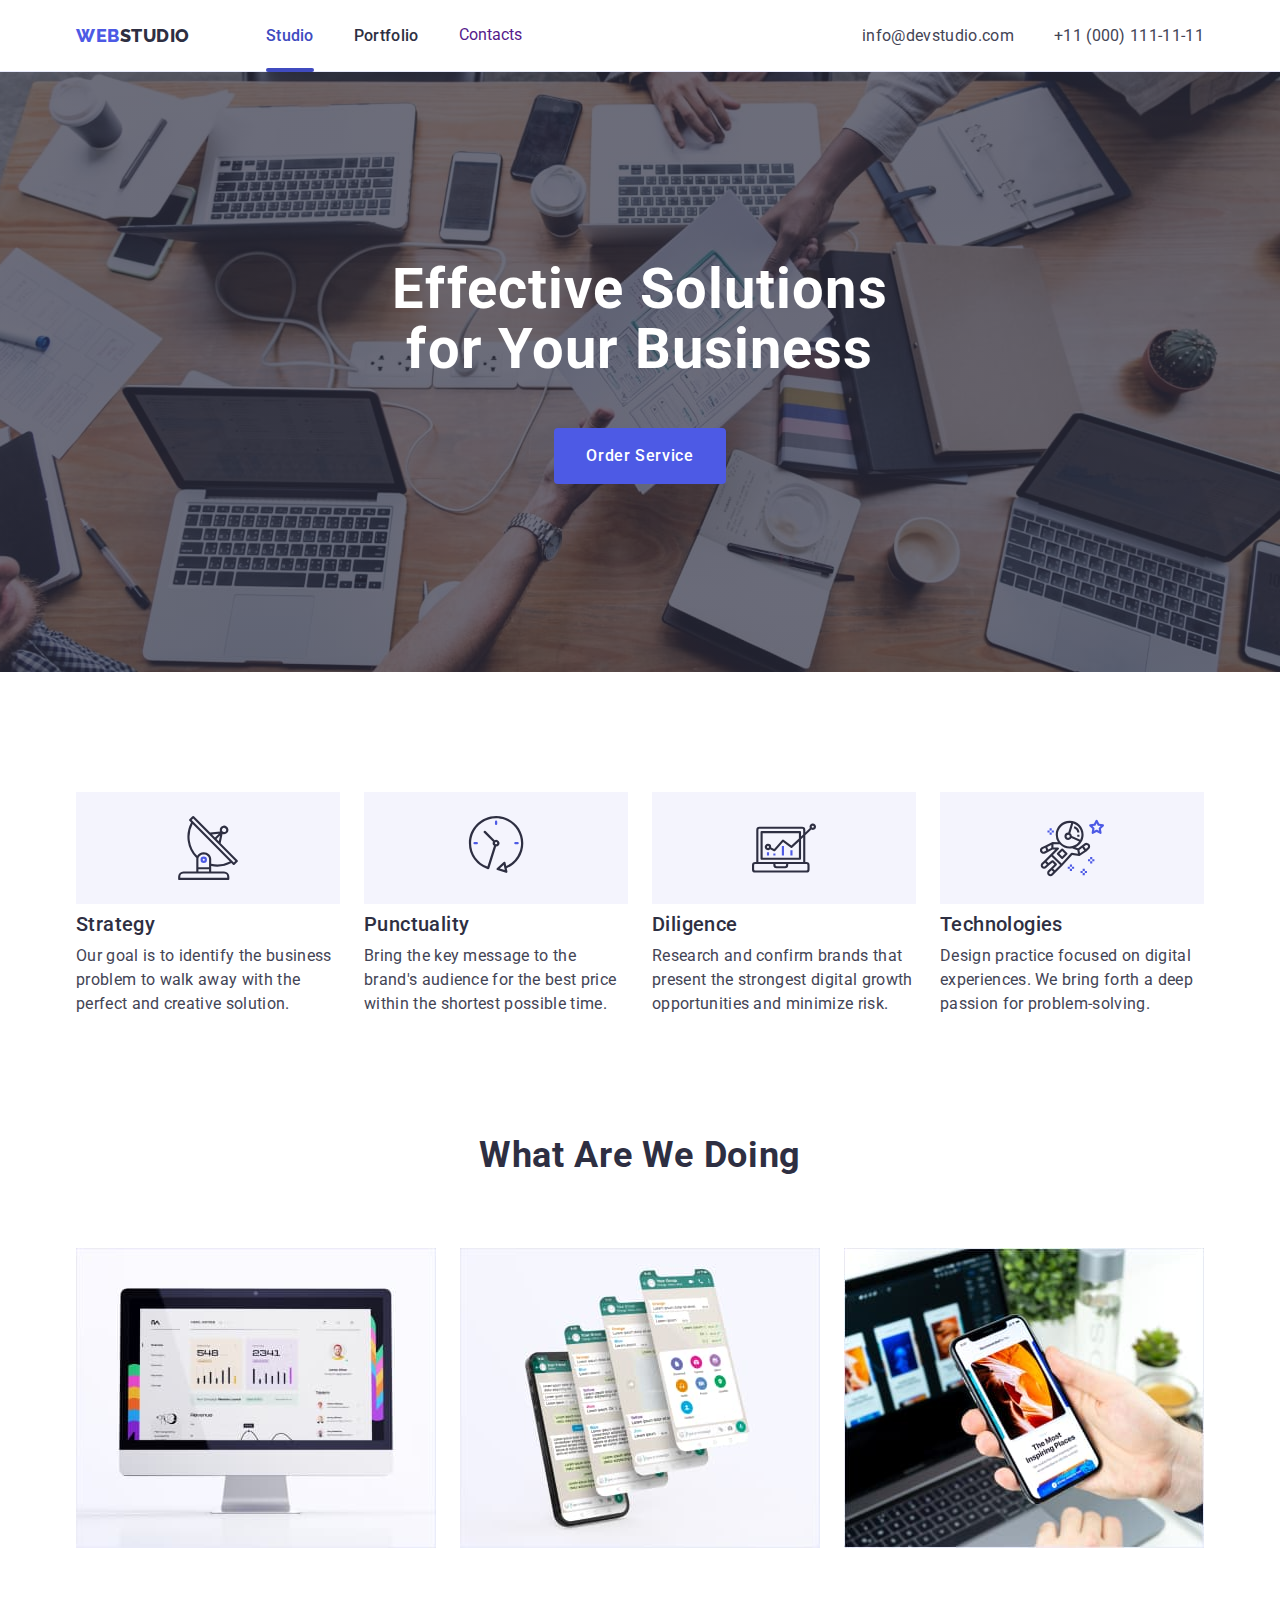
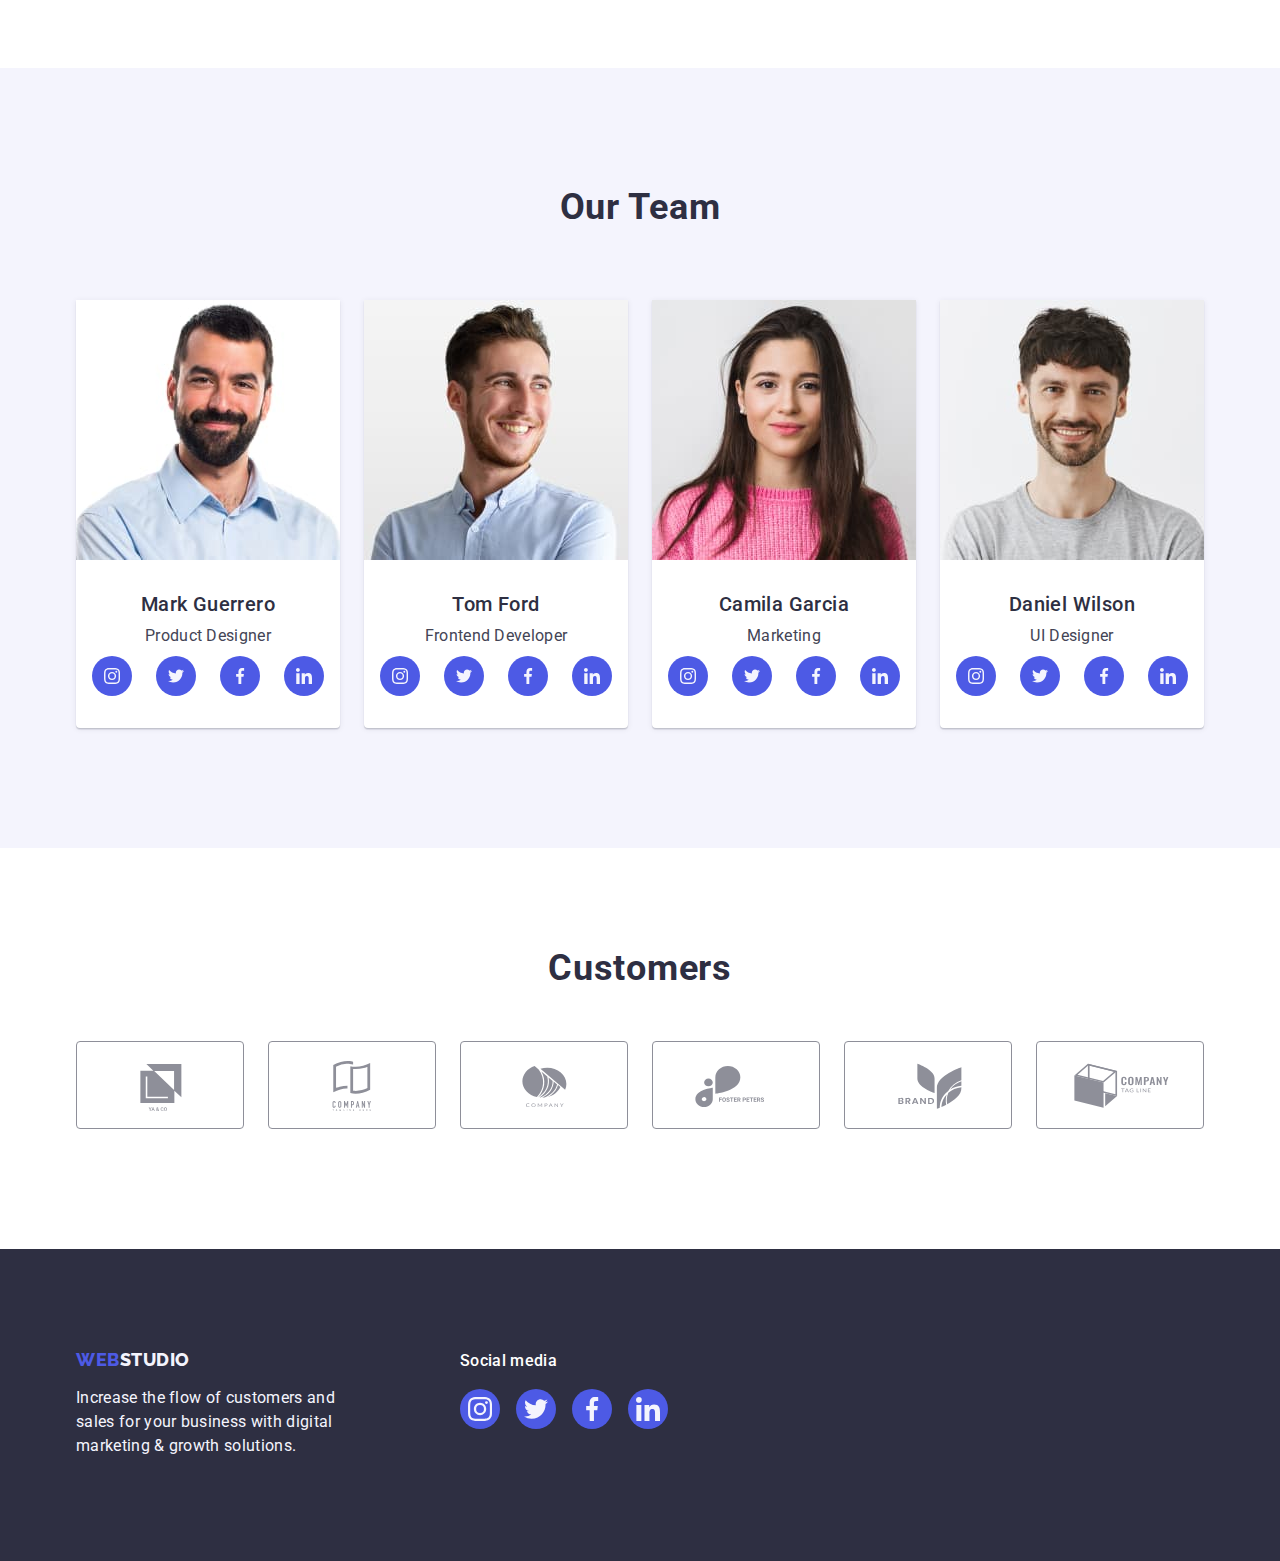
<file: index.html>
<!DOCTYPE html>
<html lang="en">

<head>
  <meta charset="UTF-8">
  <meta http-equiv="X-UA-Compatible" content="IE=edge">
  <meta name="viewport" content="width=device-width, initial-scale=1.0">
  <title>WebStudio</title>
  <link rel="preconnect" href="https://fonts.googleapis.com">
  <link rel="preconnect" href="https://fonts.gstatic.com" crossorigin>
  <link href="https://fonts.googleapis.com/css2?family=Raleway:wght@800&family=Roboto:wght@400;500;700;900&display=swap"
    rel="stylesheet">
  <link rel="stylesheet" href="https://cdn.jsdelivr.net/npm/modern-normalize@1.1.0/modern-normalize.css">
  <link rel="stylesheet" href="./css/styles.css">
</head>

<body>
  <header class="header-class">
    <div class="container header-div">
      <nav class="naw-header-index">
        <a href="./index.html" class="logo link logo-header">Web<span class="class-spanhead">Studio</span></a>
        <ul class="list ul-header-index">
          <li>
            <a href="./index.html" class="link current index-link">Studio</a>
          </li>
          <li>
            <a href="./portfolio.html" class="link index-link">Portfolio</a>
          </li>
          <li>
            <a href="" class="link">Contacts</a>
          </li>
        </ul>
      </nav>
      <address class="addres_header">
        <ul class="list ul-adress-header">
          <li>
            <a href="mailto:info@devstudio.com" class="link mail">info@devstudio.com</a>
          </li>
          <li>
            <a href="tel:+110001111111" class="link mail">+11 (000) 111-11-11</a>
          </li>
        </ul>
      </address>
    </div>
  </header>
  <main>
    <!--SECTION 1-->
    <section class="sectionindex">
      <div class="container div-section-one">
        <h1 class="hhindex h-one-section">Effective Solutions
          for Your Business</h1>
        <button data-modal-open type="button" class="buttonorder">Order Service</button>
        <!---------модалка  серый фон------------->
        <div class="div-modal-index-style is-hidden" data-modal>
          <!--белый фон-->
          <div class="div-modalbg-index">
            <!--кнопка-->
            <button class="div-border" data-modal-close><svg class="svg-style  backdrop">
                <use class="use-close-style" href="./images/close-modal/kszyz.svg#icon-Vector"></use>
              </svg>
            </button>
          </div>
        </div>
      </div>
    </section>
    <!--SECTION 2-->
    <section class="sectiontwoindex">
      <!--section 2-->
      <div class=" container div-section-two">
        <h2 class="hsection">Advantage</h2>
        <ul class="list list-section-two">
          <!---li-1-->
          <li class="li-one">
            <div class="div-li-one-svg">
              <svg width="64" Height="64" class="svg-antena">
                <use class="use-index-antena" href=" ./images/index-icons/symbol-defs.svg#icon-antenna"></use>
              </svg>
            </div>
            <h3 class="sectiontwoh h-li-one">Strategy</h3>
            <p class="sectiontwo-p p-our-goal">Our goal is to identify the business problem to walk away with the
              perfect and
              creative solution.</p>
          </li>
          <!---li-2-->
          <li>
            <div class="div-li-one-svg">
              <svg width="64" Height="64" class="svg-antena">
                <use href="./images/index-icons/symbol-defs.svg#icon-clock"></use>
              </svg>
            </div>
            <h3 class="sectiontwoh h-li-two">Punctuality</h3>
            <p class="sectiontwo-p p-bring-the">Bring the key message to the brand's audience for the best price within
              the shortest
              possible time.</p>
          </li>
          <!---li-3-->
          <li>
            <div class="div-li-one-svg">
              <svg width="64" Height="64" class="svg-antena">
                <use href="./images/index-icons/symbol-defs.svg#icon-diagram"></use>
              </svg>
            </div>
            <h3 class="sectiontwoh h-three-li">Diligence</h3>
            <p class="sectiontwo-p p-li-three">Research and confirm brands that present the strongest digital growth
              opportunities
              and minimize risk.</p>
          </li>
          <!---li-4-->
          <li>
            <div class="div-li-one-svg">
              <svg width="64" Height="64" class="svg-antena">
                <use href="./images/index-icons/symbol-defs.svg#icon-astronaut"></use>
              </svg>
            </div>
            <h3 class="sectiontwoh h-li-three">Technologies</h3>
            <p class="sectiontwo-p p-design">Design practice focused on digital experiences. We bring forth a deep
              passion for
              problem-solving.</p>
          </li>
        </ul>
      </div>
    </section>
    <!--SECTION 3-->
    <section class="sectionthreeindex">
      <!--section 3-->
      <div class="container">
        <h2 class="section-threeh h-section-three">What are we doing</h2>
        <ul class="list ul-section-three">
          <li>
            <img src="./images/section2/img-1.jpg" alt="computer" width="360" />
          </li>
          <li>
            <img src="./images/section2/img-2.jpg" alt="smartphone" width="360" />
          </li>
          <li>
            <img src="./images/section2/img-3.jpg" alt="smartphone" width="360" />
          </li>
        </ul>
      </div>
    </section>
    <!--SECTION 4-->
    <section class="sectionfourindex">
      <!--4-->
      <div class="container div-four-section">
        <h2 class="section-four h-ourteam">Our Team</h2>
        <ul class="list ul-section-four">
          <li class="sectionfour-li ">
            <img src="./images/section3/mark-guererro.jpg" alt="human" width="264" height="260" />
            <div class="div-four-section-index">
              <h3 class="sectionthree-h h-three-li-one">Mark Guerrero</h3>
              <p class="sectiontwo-p p-section-four">Product Designer</p>
              <!---SVG--SPISOK----------------------------->
              <!--<div class="mark-div-svg">-->
              <ul class="social-svg-icons list">
                <li class="social-svg-li">
                  <a href="" class="a-social-svg">
                    <svg height="16" width="16">
                      <use href="./images/index-icons/social-icons-index.svg#icon-instagram"></use>
                    </svg>
                  </a>
                </li>
                <li class="social-svg-li">
                  <a href="" class="a-social-svg">
                    <svg height="16" width="16">
                      <use href="./images/index-icons/social-icons-index.svg#icon-twitter"></use>
                    </svg>
                  </a>
                </li>
                <li class="social-svg-li">
                  <a href="" class="a-social-svg">
                    <svg height="16" width="16">
                      <use href="./images/index-icons/social-icons-index.svg#icon-facebook"></use>
                    </svg>
                  </a>
                </li>
                <li class="social-svg-li">
                  <a href="" class="a-social-svg">
                    <svg height="16" width="16">
                      <use href="./images/index-icons/social-icons-index.svg#icon-linkedin"></use>
                    </svg>
                  </a>
                </li>
              </ul>
              <!--</div>-->
            </div>
          </li>
          <li class="sectionfour-li">
            <img src="./images/section3/tom-ford.jpg" alt="human" width="264" height="260" />
            <div class="div-four-section-index">
              <h3 class="sectionthree-h">Tom Ford</h3>
              <p class="sectiontwo-p p-section-four">Frontend Developer</p>
              <ul class="social-svg-icons list">
                <li class="social-svg-li">
                  <a href="" class="a-social-svg">
                    <svg height="16" width="16">
                      <use href="./images/index-icons/social-icons-index.svg#icon-instagram"></use>
                    </svg>
                  </a>
                </li>
                <li class="social-svg-li">
                  <a href="" class="a-social-svg">
                    <svg height="16" width="16">
                      <use href="./images/index-icons/social-icons-index.svg#icon-twitter"></use>
                    </svg>
                  </a>
                </li>
                <li class="social-svg-li">
                  <a href="" class="a-social-svg">
                    <svg height="16" width="16">
                      <use href="./images/index-icons/social-icons-index.svg#icon-facebook"></use>
                    </svg>
                  </a>
                </li>
                <li class="social-svg-li">
                  <a href="" class="a-social-svg">
                    <svg height="16" width="16">
                      <use href="./images/index-icons/social-icons-index.svg#icon-linkedin"></use>
                    </svg>
                  </a>
                </li>
              </ul>
            </div>
          </li>
          <li class="sectionfour-li">
            <img src="./images/section3/camila-garcia.jpg" alt="girl" width="264" height="260" />
            <div class="div-four-section-index">
              <h3 class="sectionthree-h">Camila Garcia</h3>
              <p class="sectiontwo-p p-section-four">Marketing</p>
              <ul class="social-svg-icons list">
                <li class="social-svg-li">
                  <a href="" class="a-social-svg">
                    <svg height="16" width="16">
                      <use href="./images/index-icons/social-icons-index.svg#icon-instagram"></use>
                    </svg>
                  </a>
                </li>
                <li class="social-svg-li">
                  <a href="" class="a-social-svg">
                    <svg height="16" width="16">
                      <use href="./images/index-icons/social-icons-index.svg#icon-twitter"></use>
                    </svg>
                  </a>
                </li>
                <li class="social-svg-li">
                  <a href="" class="a-social-svg">
                    <svg height="16" width="16">
                      <use href="./images/index-icons/social-icons-index.svg#icon-facebook"></use>
                    </svg>
                  </a>
                </li>
                <li class="social-svg-li">
                  <a href="" class="a-social-svg">
                    <svg height="16" width="16">
                      <use href="./images/index-icons/social-icons-index.svg#icon-linkedin"></use>
                    </svg>
                  </a>
                </li>
              </ul>
            </div>
          </li>
          <li class="sectionfour-li">
            <img src="./images/section3/daniel-wilson.jpg" alt="human" width="264" height="260" />
            <div class="div-four-section-index">
              <h3 class="sectionthree-h">Daniel Wilson</h3>
              <p class="sectiontwo-p p-section-four">UI Designer</p>
              <ul class="social-svg-icons list">
                <li class="social-svg-li">
                  <a href="" class="a-social-svg">
                    <svg height="16" width="16">
                      <use href="./images/index-icons/social-icons-index.svg#icon-instagram"></use>
                    </svg>
                  </a>
                </li>
                <li class="social-svg-li">
                  <a href="" class="a-social-svg">
                    <svg height="16" width="16">
                      <use href="./images/index-icons/social-icons-index.svg#icon-twitter"></use>
                    </svg>
                  </a>
                </li>
                <li class="social-svg-li">
                  <a href="" class="a-social-svg">
                    <svg height="16" width="16">
                      <use href="./images/index-icons/social-icons-index.svg#icon-facebook"></use>
                    </svg>
                  </a>
                </li>
                <li class="social-svg-li">
                  <a href="" class="a-social-svg">
                    <svg height="16" width="16">
                      <use href="./images/index-icons/social-icons-index.svg#icon-linkedin"></use>
                    </svg>
                  </a>
                </li>
              </ul>
            </div>
          </li>
        </ul>
      </div>
    </section>
    <!-----SECTION 5----->
    <section class="section-five-index">
      <div class="container">
        <h2 class="h-two-section-five">Customers</h2>
        <ul class="ul-section-five">
          <li class="li-section-five ">
            <a href class="a-section-five-svg">
              <svg class="svg-section-five" width="104" height="56">
                <use href="./images/section-five/section-five-svg-icons.svg#icon-logo-one" class="use-section-five">
                </use>
            </a>
            </svg>
          </li>
          <li class="li-section-five">
            <a href class="a-section-five-svg">
              <svg class="svg-section-five" width="104" height="56">
                <use href="./images/section-five/section-five-svg-icons.svg#icon-logo-two" class="use-section-five">
                </use>
            </a>
          </li>
          <li class="li-section-five">
            <a href class="a-section-five-svg">
              <svg class="svg-section-five" width="104" height="56">
                <use href="./images/section-five/section-five-svg-icons.svg#icon-logo-three" class="use-section-five">
                </use>
            </a>
          </li>

          <li class=" li-section-five">
            <a href class="a-section-five-svg">
              <svg class="svg-section-five" width="104" height="56">
                <use href="./images/section-five/section-five-svg-icons.svg#icon-logo-four" class="use-section-five">
                </use>
            </a>
          </li>

          <li class=" li-section-five">
            <a href class="a-section-five-svg">
              <svg class="svg-section-five" width="104" height="56">
                <use href="./images/section-five/section-five-svg-icons.svg#icon-logo-five" class="use-section-five">
                </use>
            </a>
          </li>

          <li class=" li-section-five">

            <div class="svg-svg">
              <a href="" class="a-section-five-svg">
                <svg class="svg-section-five" width="104" height="56">
                  <use href="./images/section-five/section-five-svg-icons.svg#icon-logo-six" class="use-section-five">
                  </use>
              </a>
            </div>
          </li>

        </ul>

      </div>
    </section>
  </main>



  <footer class=" fon-footer">
    <div class="container div-flex">
      <div class="footer-div">
        <a href="./index.html" class="logo link logo-footer">Web<span class="class-span">Studio</span></a>
        <p class="footer-text">Increase the flow of customers and sales for your business with digital
          marketing &
          growth
          solutions.</p>
      </div>

      <div class="div-twoo-footer">
        <p class="h-two-svg-footer">Social media</p>
        <!--<div class="div-svg-icons-footer">-->
        <ul class="social-svg-icons-footer list">
          <li class="social-svg-li">
            <a href="" class="a-social-svg-footer">
              <svg height="24" width="24">
                <use href="./images/index-icons/social-icons-index.svg#icon-instagram"></use>
              </svg>
            </a>
          </li>
          <li class="social-svg-li">
            <a href="" class="a-social-svg-footer">
              <svg height="24" width="24">
                <use href="./images/index-icons/social-icons-index.svg#icon-twitter"></use>
              </svg>
            </a>
          </li>
          <li class="social-svg-li">
            <a href="" class="a-social-svg-footer">
              <svg height="24" width="24">
                <use href="./images/index-icons/social-icons-index.svg#icon-facebook"></use>
              </svg>
            </a>
          </li>
          <li class="social-svg-li">
            <a href="" class="a-social-svg-footer">
              <svg height="24" width="24">
                <use href="./images/index-icons/social-icons-index.svg#icon-linkedin"></use>
              </svg>
            </a>
          </li>
        </ul>

        <!--</div>-->

      </div>
    </div>
  </footer>

  <script src="./js/modal.js"></script>

</body>


</html>
</file>
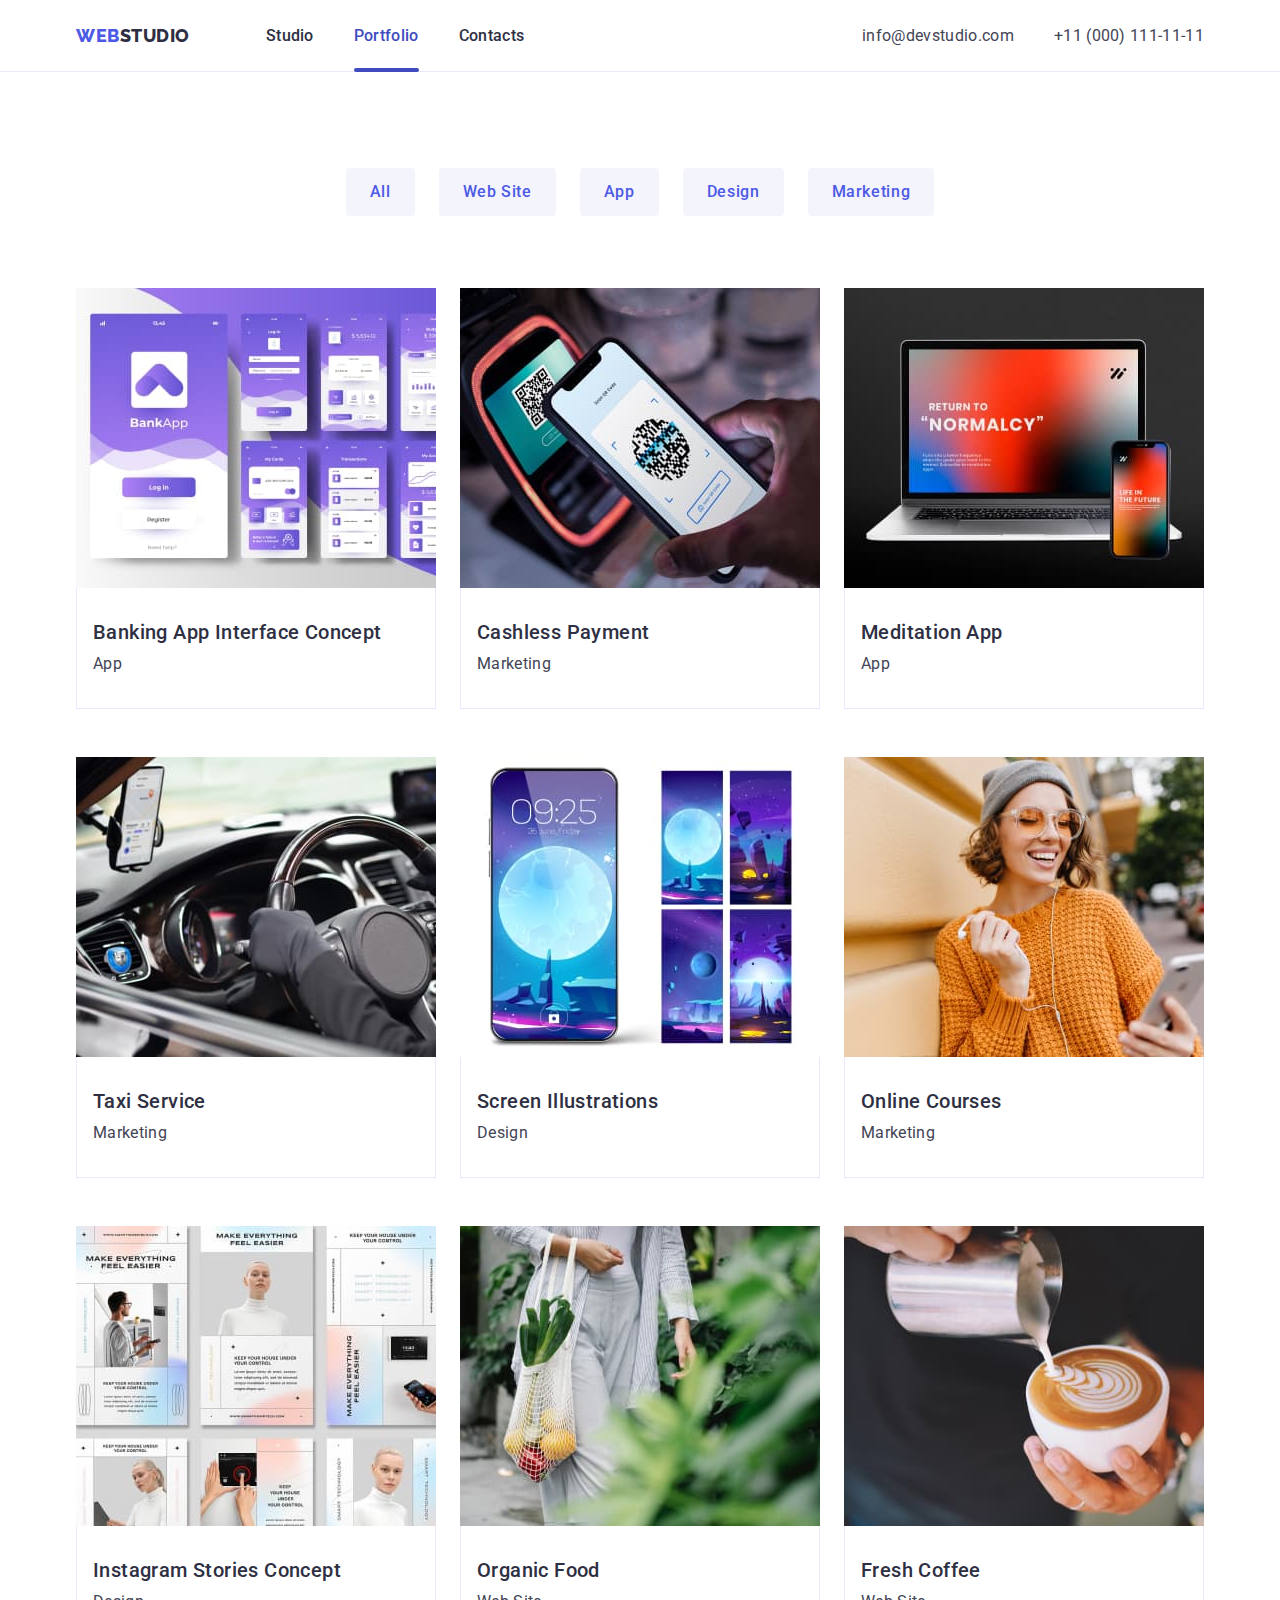
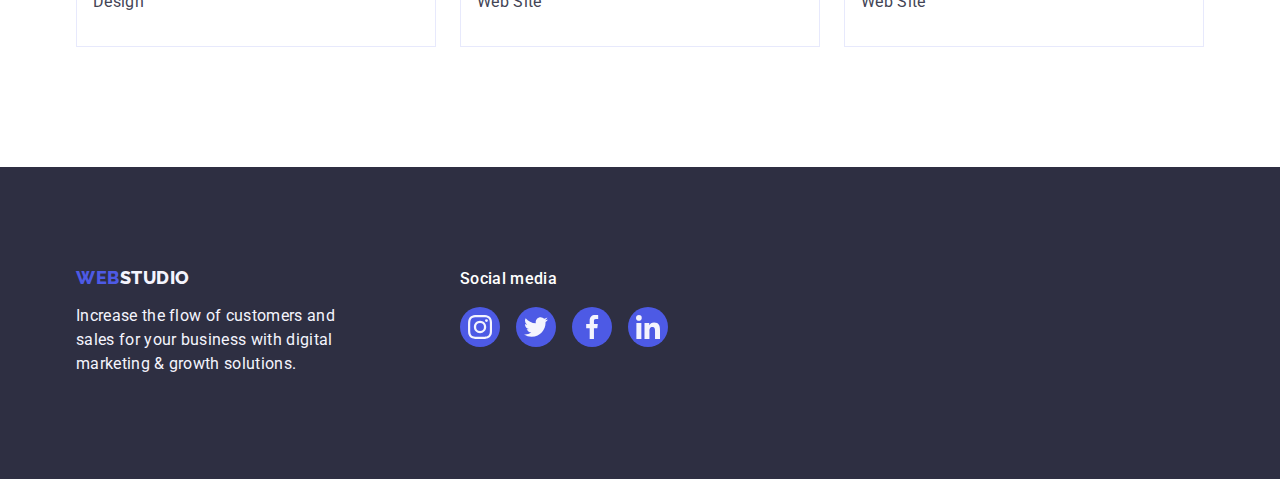
<file: portfolio.html>
<!DOCTYPE html>
<html lang="en">

<head>
  <meta charset="UTF-8">
  <meta http-equiv="X-UA-Compatible" content="IE=edge">
  <meta name="viewport" content="width=device-width, initial-scale=1.0">
  <title>Portfolio</title>
  <link rel="preconnect" href="https://fonts.googleapis.com">
  <link rel="preconnect" href="https://fonts.gstatic.com" crossorigin>
  <link href="https://fonts.googleapis.com/css2?family=Raleway:wght@800&family=Roboto:wght@400;500;700;900&display=swap"
    rel="stylesheet">
  <link rel="stylesheet" href="https://cdn.jsdelivr.net/npm/modern-normalize@1.1.0/modern-normalize.css">
  <link rel="stylesheet" href="./css/styles.css">
</head>

<body>
  <!--header-->
  <header class="header-class">
    <div class="container header-div">
      <nav class="naw-header-index">
        <a href="./index.html" class="logo link logo-header">Web<span class="class-spanhead">Studio</span></a>
        <ul class="list ul-header-index">
          <li>
            <a href="./index.html" class="link index-link">Studio</a>
          </li>
          <li class="sasa">
            <a href="./portfolio.html" class="link index-link current">Portfolio</a>
            <!---------------UNDERLINE---------------------->

            <!---------------------------------------------->
          </li>
          <li>
            <a href="" class="link index-link">Contacts</a>
          </li>
        </ul>
      </nav>
      <address class="addres_header">
        <ul class="list ul-adress-header">
          <li>
            <a href="mailto:info@devstudio.com" class="link mail">info@devstudio.com</a>
          </li>
          <li>
            <a href="tel:+110001111111" class="link mail">+11 (000) 111-11-11</a>
          </li>
        </ul>
      </address>
    </div>
  </header>
  <main>
    <!--section 1-->
    <section class="sectiononeportfolio">
      <h1 class="visually-hidden">first</h1>
      <!---filters-->
      <div class="container div-portfolio-padding">
        <ul class="list ul-filters">
          <li>
            <button type="button" class="filters">All</button>
          </li>
          <li>
            <button type="button" class="filters">Web Site</button>
          </li>
          <li>
            <button type="button" class="filters">App</button>
          </li>
          <li>
            <button type="button" class="filters">Design</button>
          </li>
          <li>
            <button type="button" class="filters">Marketing</button>
          </li>
        </ul>
        <!---kartinki-->
        <ul class="list card-ul-portfolio">
          <li>

            <a href="" class="card-link link">
              <div class="relative">
                <img src="./images/images2/img-5-2.jpg" alt="bank app" width="360" height="300">
                <p class="p-test p-test-style">14 Stylish and User-Friendly App Design Concepts · Task Manager App ·
                  Calorie
                  Tracker App · Exotic
                  Fruit Ecommerce App ·
                  Cloud Storage App</p>
              </div>
              <div class="card-div-but">
                <h2 class="list-twoh">Banking App Interface Concept</h2>
                <p class="small-text">App</p>
              </div>
            </a>
          </li>

          <li>

            <a href="" class="link card-link">
              <div class="relative">
                <img class="relative" src="./images/images2/img-8-2.jpg" alt="pay card" width="360" height="300">
                <p class="p-test p-test-style">14 Stylish and User-Friendly App Design Concepts · Task Manager App ·
                  Calorie
                  Tracker App · Exotic
                  Fruit Ecommerce App ·
                  Cloud Storage App</p>
              </div>


              <div class="card-div-but">
                <h2 class="list-twoh">Cashless Payment</h2>
                <p class="small-text">Marketing</p>
              </div>
            </a>
          </li>
          <li>

            <a href="" class="card-link link">
              <div class="relative">
                <img src="./images/images2/img-6-2.jpg" alt="laptop" width="360" height="300">
                <p class="p-test p-test-style">14 Stylish and User-Friendly App Design Concepts · Task Manager App
                  ·CalorieTracker App · Exotic
                  Fruit Ecommerce App ·Cloud Storage App</p>
              </div>
              <div class="card-div-but">
                <h2 class="list-twoh">Meditation App</h2>
                <p class="small-text">App</p>
              </div>
            </a>
          </li>
          <!---3-->
          <li>
            <a href="" class="card-link link">
              <div class="relative">
                <img src="./images/images2/img-10.jpg" alt="wheel" width="360" height="300">
                <p class="p-test p-test-style">14 Stylish and User-Friendly App Design Concepts · Task Manager App ·
                  Calorie Tracker App · Exotic Fruit Ecommerce App ·
                  Cloud Storage App</p>
              </div>
              <div class="card-div-but">
                <h2 class="list-twoh">Taxi Service</h2>
                <p class="small-text">Marketing</p>
              </div>
            </a>
          </li>
          <li>
            <a href="" class="card-link link">
              <div class="relative">
                <img src="./images/images2/img-7-2.jpg" alt="smartphone" width="360" height="300">
                <p class="p-test p-test-style">14 Stylish and User-Friendly App Design Concepts · Task Manager App ·
                  Calorie Tracker App · Exotic Fruit Ecommerce App ·
                  Cloud Storage App</p>
              </div>
              <div class="card-div-but">
                <h2 class="list-twoh">Screen Illustrations</h2>
                <p class="small-text">Design</p>
              </div>
            </a>
          </li>
          <li>
            <a href="" class="card-link link">
              <div class="relative">
                <img src="./images/images2/img-2-2.jpg" alt="girl" width="360" height="300">
                <p class="p-test p-test-style">14 Stylish and User-Friendly App Design Concepts · Task Manager App ·
                  Calorie Tracker App · Exotic Fruit Ecommerce App ·
                  Cloud Storage App</p>
              </div>
              <div class="card-div-but">
                <h2 class="list-twoh">Online Courses</h2>
                <p class="small-text">Marketing</p>
              </div>
            </a>
          </li>
          <!---3-->
          <li>
            <a href="" class="card-link link">
              <div class="relative">
                <img src="./images/images2/img-3-2.jpg" alt="instagram" width="360" height="300">
                <p class="p-test p-test-style">14 Stylish and User-Friendly App Design Concepts · Task Manager App ·
                  Calorie Tracker App · Exotic Fruit Ecommerce App ·
                  Cloud Storage App</p>
              </div>
              <div class="card-div-but">
                <h2 class="list-twoh">Instagram Stories Concept</h2>
                <p class="small-text">Design</p>
              </div>
            </a>
          </li>
          <li>
            <a href="" class="card-link link">
              <div class="relative">
                <img src="./images/images2/img-9-2.jpg" alt="wegetatables" width="360" height="300">
                <p class="p-test p-test-style">14 Stylish and User-Friendly App Design Concepts · Task Manager App ·
                  Calorie Tracker App · Exotic Fruit Ecommerce App ·
                  Cloud Storage App</p>
              </div>
              <div class="card-div-but">
                <h2 class="list-twoh">Organic Food</h2>
                <p class="small-text">Web Site</p>
              </div>
            </a>
          </li>
          <li>
            <a href="" class="card-link link">
              <div class="relative">
                <img src="./images/images2/img-4-2.jpg" alt=" cofee" width="360" height="300">
                <p class="p-test p-test-style">14 Stylish and User-Friendly App Design Concepts · Task Manager App ·
                  Calorie Tracker App · Exotic Fruit Ecommerce App ·
                  Cloud Storage App</p>
              </div>
              <div class="card-div-but">
                <h2 class="list-twoh">Fresh Coffee</h2>
                <p class="small-text">Web Site</p>
              </div>
            </a>
          </li>
        </ul>
      </div>
    </section>
  </main>
  <!---FOOTER-->
  <footer class=" fon-footer">
    <div class="container div-flex">
      <div class="footer-div">
        <a href="./index.html" class="logo link logo-footer">Web<span class="class-span">Studio</span></a>
        <p class="footer-text">Increase the flow of customers and sales for your business with digital
          marketing &
          growth
          solutions.</p>
      </div>

      <div class="div-twoo-footer">
        <p class="h-two-svg-footer">Social media</p>
        <!--<div class="div-svg-icons-footer">-->
        <ul class="social-svg-icons-footer list">
          <li class="social-svg-li">
            <a href="" class="a-social-svg-footer">
              <svg height="24" width="24">
                <use href="./images/index-icons/social-icons-index.svg#icon-instagram"></use>
              </svg>
            </a>
          </li>
          <li class="social-svg-li">
            <a href="" class="a-social-svg-footer">
              <svg height="24" width="24">
                <use href="./images/index-icons/social-icons-index.svg#icon-twitter"></use>
              </svg>
            </a>
          </li>
          <li class="social-svg-li">
            <a href="" class="a-social-svg-footer">
              <svg height="24" width="24">
                <use href="./images/index-icons/social-icons-index.svg#icon-facebook"></use>
              </svg>
            </a>
          </li>
          <li class="social-svg-li">
            <a href="" class="a-social-svg-footer">
              <svg height="24" width="24">
                <use href="./images/index-icons/social-icons-index.svg#icon-linkedin"></use>
              </svg>
            </a>
          </li>
        </ul>

        <!--</div>-->

      </div>
    </div>
  </footer>


</body>

</html>
</file>
<file: css/styles.css>
/*PORTFOLIO*/
/*body*/
body{
  color: #434455;
  background-color: #FFFFFF;
  font-family: "Roboto", sans-serif;
}

h3 {
  margin-top: 0px;
  margin-bottom: 0px;}

p {
  margin-top: 0px;
  margin-bottom: 0px;
}

h2 {
  margin: 0;
}



h1,
h2,
h3,
h4,
h5,
h6,
p { margin: 0;}

img {
  display: block;
  max-width: 100%;
  height: auto;
}

button {
  display: block;
  cursor: pointer;
  border: none;
  border-radius: 4px;
}

address {
  font-style: normal;
}

ul,
ol {
  list-style: none;
  padding-left: 0;
  margin: 0;
}

a {
  text-decoration: none;
}

.container {
  width: 1158px;
  padding: 0 15px;
  margin: 0 auto;
}

/*toczka v spiske*/
.list {
  list-style: none;
}

/*===========HEADER==========*/
.header-class {
  height: 72px;
  border-bottom: 1px solid #E7E9FC;
  display: flex;
}

.logo{
  font-family: "Raleway",sans-serif;
  font-weight: 800;
  font-size: 18px;
  line-height: 1.17;
  letter-spacing: 0.03em;
  text-transform: uppercase;
  color: #4d5ae5;
}
.class-span{
  color: #f4f4fd;
}

.class-spanhead{
  color: #2e2f42;
}

/*NAV*/

.naw-header-index {
  display: flex;
  align-items: center;
  margin-right: auto;
}

.ul-header-index {
  display: flex;
  align-items: center;
  gap: 40px;
  margin-left: 76px;
}



/*---DIV KONTENER HEADER---*/

.header-div {
  display: flex;
  align-items: center;
}

/*---adress-header---index---*/

/*---ul-adress-header---*/
.ul-adress-header {
display: flex;
align-items: center;
gap: 40px;
}

/*---logo-header---*/

.mail{
  font-weight: 400;
  line-height: 1.5;
  letter-spacing: 0.02em;
  color: #434455;
  font-style: normal;
    transition-property: color;
    transition-timing-function: cubic-bezier(0.4, 0, 0.2, 1);
    transition-duration: 250ms;
}

/*нижнее подчеркивание*/
.link{
  text-decoration: none;
}

.link:hover{
  color: #404bbf;
}
.link:focus{
  color: #404bbf;
}


/*addres_header*/
.addres_header{
  font-style: normal;
    transition-property: color;
    transition-timing-function: cubic-bezier(0.4, 0, 0.2, 1);
    transition-duration: 250ms;
}


.mail:hover{
  color: #404bbf;
}
.mail:focus{
  color: #404bbf;
}


/*------------Filters-------------*/
.filters{
  font-family: "Roboto", sans-serif;
  font-weight: 500;
  font-size: 16px;
  line-height: 1.5;
  letter-spacing: 0.04em;
  color: #4d5ae5;
  background-color: #F4F4FD;
  cursor: pointer;
  padding: 12px 24px;
    transition-property: background-color, box-shadow, color;
    transition-timing-function: cubic-bezier(0.4, 0, 0.2, 1);
    transition-duration: 250ms;
}
.filters:hover{
  color: #FFFFFF;
  background-color: #404BBF;
box-shadow: 0px 3px 1px rgba(0, 0, 0, 0.1), 0px 2px 1px rgba(0, 0, 0, 0.08), 0px 2px 2px rgba(0, 0, 0, 0.12);
}
.filters:focus{
  color: #FFFFFF;
  background-color: #404BBF;
  box-shadow: 0px 3px 1px rgba(0, 0, 0, 0.1), 0px 2px 1px rgba(0, 0, 0, 0.08), 0px 2px 2px rgba(0, 0, 0, 0.12);
}





/*---первая картинка---*/
.card-div-but {
  padding-top: 32px;
  padding-bottom: 32px;
  padding-left: 16px;
  border: 1px solid #E7E9FC;
  border-top: 0;
}



/*---A---*/
.card-link{
  display: block;
    transition-property: box-shadow;
    transition-timing-function: cubic-bezier(0.4, 0, 0.2, 1);
    transition-duration: 250ms;
}

.card-link:hover {
box-shadow: 0px 1px 6px rgba(46, 47, 66, 0.08),
0px 1px 1px rgba(46, 47, 66, 0.16),
0px 2px 1px rgba(46, 47, 66, 0.08);
}

.card-link:focus {
box-shadow: 0px 1px 6px rgba(46, 47, 66, 0.08),
0px 1px 1px rgba(46, 47, 66, 0.16),
0px 2px 1px rgba(46, 47, 66, 0.08);
}



/*================SEKCIA=======1===================*/
/*---section---1---*/
.sectionindex {
  background-color: #2e2f42;
  padding-top: 188px;
  padding-bottom: 188px;
  text-align: center;
  background-image: linear-gradient(rgba(46, 47, 66, 0.7), rgba(46, 47, 66, 0.7)),
  url(../images/section2/index-section-one.jpg);
  background-repeat: no-repeat;
  background-position: center;
  background-size: cover;
  max-width: 1440px;
  height: 600px;
  margin: 0 auto;
    position: relative;
}

/*---div---*/
.div-section-one {
  text-align: center;
}

/*---H1---*/
.h-one-section {
  margin: 0 auto;
  width: 496px;
}

/*---KNOPKA-">Order Service---*/
.buttonorder {
  margin: 0 auto;
  margin-top: 48px;
  padding: 16px 32px;
}

/*=================SEKCIA---2==================*/

/*---sekcia-2---*/
.sectiontwoindex {
  padding-top: 120px;
  padding-bottom: 120px;
}

/*---H2---*/
.hsection {
  position: absolute;
  width: 1px;
  height: 1px;
  margin: -1px;
  border: 0;
  padding: 0;
  white-space: nowrap;
  clip-path: inset(100%);
  clip: rect(0 0 0 0);
  overflow: hidden;
}

/*---div---*/

/*---UL---*/
.list-section-two {
  display: flex;
  gap: 24px;
}

/*---1-LI---*/



/*-----sekcia 2 1 li div---*/
.div-li-one-svg {
  display: flex;
  justify-content: center;
  align-items: center;
  background-color: #F4F4FD;
  margin-bottom: 8px;
  width: 264px;
  height: 112px;
}
/*---svg li 1 ------*/




/*---H3---*/
.h-li-one {
  margin: 0px;
}

/*---P---*/
.p-our-goal {
  margin-top: 8px;
  margin-bottom: 0px;
}

/*---2-LI---*/

/*---H3---LI_2---*/
.h-li-two {
  margin: 0px;
}

/*---P-LI-2---*/
.p-bring-the {
  margin-top: 8px;
  margin-bottom: 0px;
}

/*---3-LI---*/

/*---H3---LI-3---*/
.h-three-li {
  margin: 0px;
}

/*---P-LI_3---*/
.p-li-three {
  margin-top: 8px;
  margin-bottom: 0px;
}

/*---LI_4---*/

/*---H3-LI-4---*/
.h-li-three {
  margin: 0px;
}

/*---P-LI_4---*/
.p-design {
  margin-top: 8px;
  margin-bottom: 0px;
}

/*=================SEKTION---3===========*/

/*---SEKCTION-3---*/
.sectionthreeindex {
  padding-bottom: 120px;
}

/*---DIV---*/

/*---H2----*/
.h-section-three {
  margin: 0px;
}

/*---UL-section-3---*/
.ul-section-three {
  margin-top: 72px;
  display: flex;
  gap: 24px;
}


/*===============SECTION-4============*/

.sectionfourindex {
  padding-top: 120px;
  padding-bottom: 120px;
}



/*---H2-SECTION-4---*/
.h-ourteam {
  margin: 0px;
}

/*---UL-SECTION-4---*/
.ul-section-four {
  margin-top: 72px;
  display: flex;
  gap: 24px;
}

/*---VSE H V sekcii 4---*/

/*---VSE P V SEKCII 4---*/

/*---div sektion 4 dla H3 i P---*/
.div-four-section-index {
  padding-top: 32px;
  padding-bottom: 32px;
}





.sectionfour-li {
  text-align: center;
  background-color: #FFFFFF;
  box-shadow: 0px 1px 6px rgba(46, 47, 66, 0.08), 0px 1px 1px rgba(46, 47, 66, 0.16), 0px 2px 1px rgba(46, 47, 66, 0.08);
  border-radius: 0px 0px 4px 4px;
}






/*---UL-SVG----IKONKI----*/
.social-svg-icons{
  display: flex;
  align-items: center;
  justify-content: center;
  gap: 24px;
  margin-top: 8px;
}

/*========LI------------*/
.social-svg-li{
  height: 40px;
  width: 40px;
}

/*------A-------*/
.a-social-svg{
  height: 100%;
  width: 100%;
  border-radius: 50%;
  background-color: #4D5AE5;
  display: flex;
  align-items: center;
  justify-content: center;
  fill: #F4F4FD;
    transition-property: background-color;
    transition-timing-function: cubic-bezier(0.4, 0, 0.2, 1);
    transition-duration: 250ms;
}

/*----HOVER---*/
.a-social-svg:hover {
  background-color: #404BBF;
}
/*---FOCUS---*/
.a-social-svg:focus {
  background-color: #404BBF;
}

/*--------SEKCIA 5-----------*/
.section-five-index{
  padding-top: 120px;
  padding-bottom: 120px;
}

/*---H2 section5---*/
.h-two-section-five{
  font-weight: 700;
  font-size: 36px;
  line-height: 1.11px;
  text-align: center;
  letter-spacing: 0.02em;
  color: #2e2f42;
  margin-bottom: 72px;
}

/*---ul sekcia 5---*/
.ul-section-five{
  display: flex;
  gap: 24px;
}


/*---a sekction 5---*/
.a-section-five-svg {
  display: flex;
  justify-content: center;
  align-items: center;
  height: 88px;
  width: 168px;
  border: 1px solid currentColor;
  border-radius: 4px;
  color: #8E8F99;
    transition-duration: color;
    transition-timing-function: cubic-bezier(0.4, 0, 0.2, 1);
    transition-duration: 250ms;
}
.a-section-five-svg:hover {
  color: #4D5AE5;
}
.a-section-five-svg:focus {
  color: #4D5AE5;
}
/*-------------------*/

/*---5 sekcia svg---*/
.svg-section-five{
  fill: currentColor;
}

/*------A-------*/
.a-social-svg-footer {
  height: 100%;
  width: 100%;
  border-radius: 50%;
  background-color: #4D5AE5;
  display: flex;
  align-items: center;
  justify-content: center;
  fill: #F4F4FD;
    transition-property: background-color;
    transition-timing-function: cubic-bezier(0.4, 0, 0.2, 1);
    transition-duration: 250ms;
}

/*----HOVER---*/
.a-social-svg-footer:hover {
  background-color: #31D0AA;
}

/*---FOCUS---*/
.a-social-svg-footer:focus {
  background-color: #31D0AA;
}


/*=============FOOTER==================*/

.fon-footer {
  height: 312px;
  padding-top: 100px;
  padding-bottom: 100px;
  background-color: #2e2f42;
}

/*------DIV FOOTER---*/
.div-footer {
  box-sizing: border-box;
}

.footer-div {
  width: 264px;
  display: inline-block;
}

/*---footer---P---text---*/
.footer-text {
  margin-top: 16px;
  color: #F4F4FD;
  line-height: 1.5;
  letter-spacing: 0.02em;
}

/*---Footer logo---*/


/*------svg---block---*/
.svg-footer-index{
  background-color: #f4f4fd;
  display: inline-block;
  margin-left: 120px;
}



.second-div-footer{
  width: 208px;
}
/*---UL footer svg ikonki---*/
.social-svg-icons-footer {
  display: flex;
  align-items: center;
  justify-content: center;
  gap: 16px;
}



/*==========================================*/

/*sekcia 1 h*/
.list-twoh{
  font-weight: 500;
  font-size: 20px;
  line-height: 1.2;
  letter-spacing: 0.02em;
  color: #2e2f42;
}
.small-text{
  font-size: 16px;
  line-height: 1.5;
  letter-spacing: 0.02em;
  color: #434455;
}
/*footer*/



/*--------PORTFOLIO HEADER--------*/

/*INDEX.HTML*/
.index-link{
  position: relative;
  display: inline-block;
  line-height: 1.5;
  font-weight: 500;
  font-size: 16px;
  letter-spacing: 0.02em;
  color: #2e2f42;
    transition-property: color;
    transition-timing-function: cubic-bezier(0.4, 0, 0.2, 1);
    transition-duration: 250ms;
}

.current::after {
  content: '';
  position: absolute;
  background-color: #404BBF;
  left: 0;
  bottom: -24px;
  width: 100%;
  height: 4px;
  border-radius: 2px;
}

/*---нижнее подчеркивание---*/
.current {
  position: relative;
  display: inline-block;
  color: #404BBF;
}

.portfolio-link{
  line-height: 1.5;
  font-weight: 500;
  font-size: 16px;
  letter-spacing: 0.02em;
  color: #2e2f42;
}

.contacts-link{
  line-height: 1.5;
  font-weight: 500;
  font-size: 16px;
  letter-spacing: 0.02em;
  color: #2e2f42;
}

.hhindex{
  font-size: 56px;
  line-height: 1.07;
  text-align: center;
  letter-spacing: 0.02em;
  color: #ffffff;
}


/*---index кнопка Order Service---*/
.buttonorder{
  background-color: #4D5AE5;
  font-family: 'Roboto',sans-serif;
  font-weight: 500;
  font-size: 16px;
  line-height: 1.5;
  letter-spacing: 0.04em;
  color: #ffffff;
  cursor: pointer;
    transition-property: background-color;
    transition-timing-function: cubic-bezier(0.4, 0, 0.2, 1);
    transition-duration: 250ms;
}

.buttonorder:hover{
  background-color: #404BBF;
}

.buttonorder:focus{
  background-color: #404BBF;
}
/*---------------------------*/


/*-----------модалка---------*/
.div-modal-index-style .is-hidden {
  width: 100%;
  height: 100%;
  background: rgba(46, 47, 66, 0.4);
  position: fixed;
  top: 0;
  left: 0;
    transition-property: transform;
    transition-duration: 500ms;
}

/*======серый фон======*/
.div-modal-index-style {
  width: 100%;
  height: 100%;
  background: rgba(46, 47, 66, 0.4);
  position: fixed;
  top: 0;
  left: 0;
    transition-property: visibility, opacity;
    transition-timing-function: cubic-bezier(0.4, 0, 0.2, 1);
    transition-duration: 250ms;
}
/*====================*/

/*======белый фон======*/
/*---div modal bg index---*/
.div-modalbg-index {
  width: 408px;
  height: 576px;
  background-color: #FCFCFC;
  box-shadow: 0px 1px 1px rgba(0, 0, 0, 0.14),
  0px 1px 3px rgba(0, 0, 0, 0.12),
  0px 2px 1px rgba(0, 0, 0, 0.2);
  border-radius: 4px;
  position: absolute;
  left: 50%;
  top: 50%;
  transform: translate(-50%, -50%);
  transition-property: transform;
}
/*====================*/

/*-----кнопка close-----*/
.svg-style {
  display: inline;
  fill: #2E2F42;
  width: 8px;
  height: 8px;
  border-radius: 50%;
  transition-property: fill, background-color;
  transition-timing-function: cubic-bezier(0.4, 0, 0.2, 1);
  transition-duration: 250ms;
}

.div-border:hover .svg-style {
  fill: #FFFFFF;
  background-color: #404BBF;
}
.div-border:focus .svg-style {
  fill: #FFFFFF;
  background-color: #404BBF;
}

.div-border:hover {
  background-color: #404BBF;
}
.div-border:focus {
  background-color: #404BBF;
}

.div-border {
  position: absolute;
  right: 24px;
  top: 24px;
  width: 24px;
  height: 24px;
  border-radius: 50%;
  background-color: #E7E9FC;
  border: 1px solid rgba(0, 0, 0, 0.1);
  transition-property: background-color;
  transition-timing-function: cubic-bezier(0.4, 0, 0.2, 1);
  transition-duration: 250ms;
}

.is-hidden {
  visibility: hidden;
  opacity: 0;
  pointer-events: none;
}
/*============================*/

/*.buttonorder*/
.sectiontwoh{
  font-weight: 500;
  font-size: 20px;
  line-height: 1.2;
  letter-spacing: 0.02em;
  color: #2e2f42;
}

.sectiontwo-p{
  font-size: 16px;
  line-height: 1.5;
  letter-spacing: 0.02em;
  color: #434455;
  margin-top: 8px;
}


.section-threeh{
font-weight: 700;
font-size: 36px;
line-height: 1.11;
text-align: center;
letter-spacing: 0.02em;
color: #2e2f42;
text-transform: capitalize;
}
.sectionfourindex{
  background-color: #F4F4FD;
}

.section-index{
  background-color: #F4F4FD;
}

/*zagolovok 4 sekcia h3*/
.sectionthree-h{
  font-weight: 500;
  font-size: 20px;
  line-height: 1.2;
  letter-spacing: 0.02em;
  color: #2e2f42;
}

/*h2 section 4 */
.section-four{
  font-weight: 700;
  font-size: 36px;
  line-height: 1.11;
  text-align: center;
  letter-spacing: 0.02em;
  text-transform: capitalize;
  color: #2e2f42;
}

:root {
  css declarations;
}


/*==================PORTFOLIO======================*/

/*---section-1-portfolio---*/
.sectiononeportfolio {
  /*width: 1440px;*/
  padding-top: 96px;
  padding-bottom: 120px;
}

/*---UL---1---PORTFOLIO---*/
.ul-filters {
  display: flex;
  justify-content: center;
  gap: 24px;
  margin-bottom: 72px;
}

/*---UL--2---portfolio---*/
.card-ul-portfolio {
  display: flex;
  flex-wrap: wrap;
  column-gap: 24px;
  row-gap: 48px;
}

/*---H2---KARTOCZKI---*/
.list-twoh {
  margin-bottom: 8px;
}
/*---P-KARTOCZEK---*/


.visually-hidden {
  position: absolute;
  width: 1px;
  height: 1px;
  margin: -1px;
  border: 0;
  padding: 0;
  white-space: nowrap;
  clip-path: inset(100%);
  clip: rect(0 0 0 0);
  overflow: hidden;
}



.div-twoo-footer{
  display: inline-block;
  margin-left: 120px;
}

.h-two-svg-footer{
margin-bottom: 16px;
font-weight: 500;
color: #FFFFFF;
letter-spacing: 0.02em;
line-height: 1.5;
}

.div-flex{
  display: flex;
}



/*---Синее выезжающее окно---*/

.p-test-style {
  font-weight: 400;
  font-size: 16px;
  line-height: 1.5;
  letter-spacing: 0.02em;
  color: #F4F4FD;
  padding-left: 32px;
  padding-right: 32px;
  padding-top: 40px;
  width: 100%;
  height: 100%;
  display: inline-block;
  background-color: #404BBF;
}

.relative {
  position: relative;
  overflow: hidden;
}


.p-test {
  position: absolute;
  top: 0;
  left: 0;
  transform: translateY(100%);
  transition-property: transform;
  transition-timing-function: cubic-bezier(0.4, 0, 0.2, 1);
  transition-duration: 250ms;
}

.card-link:hover .p-test, .card-link:focus .p-test {
  transform: translateY(0);
}


/*----------------------------------*/
</file>
